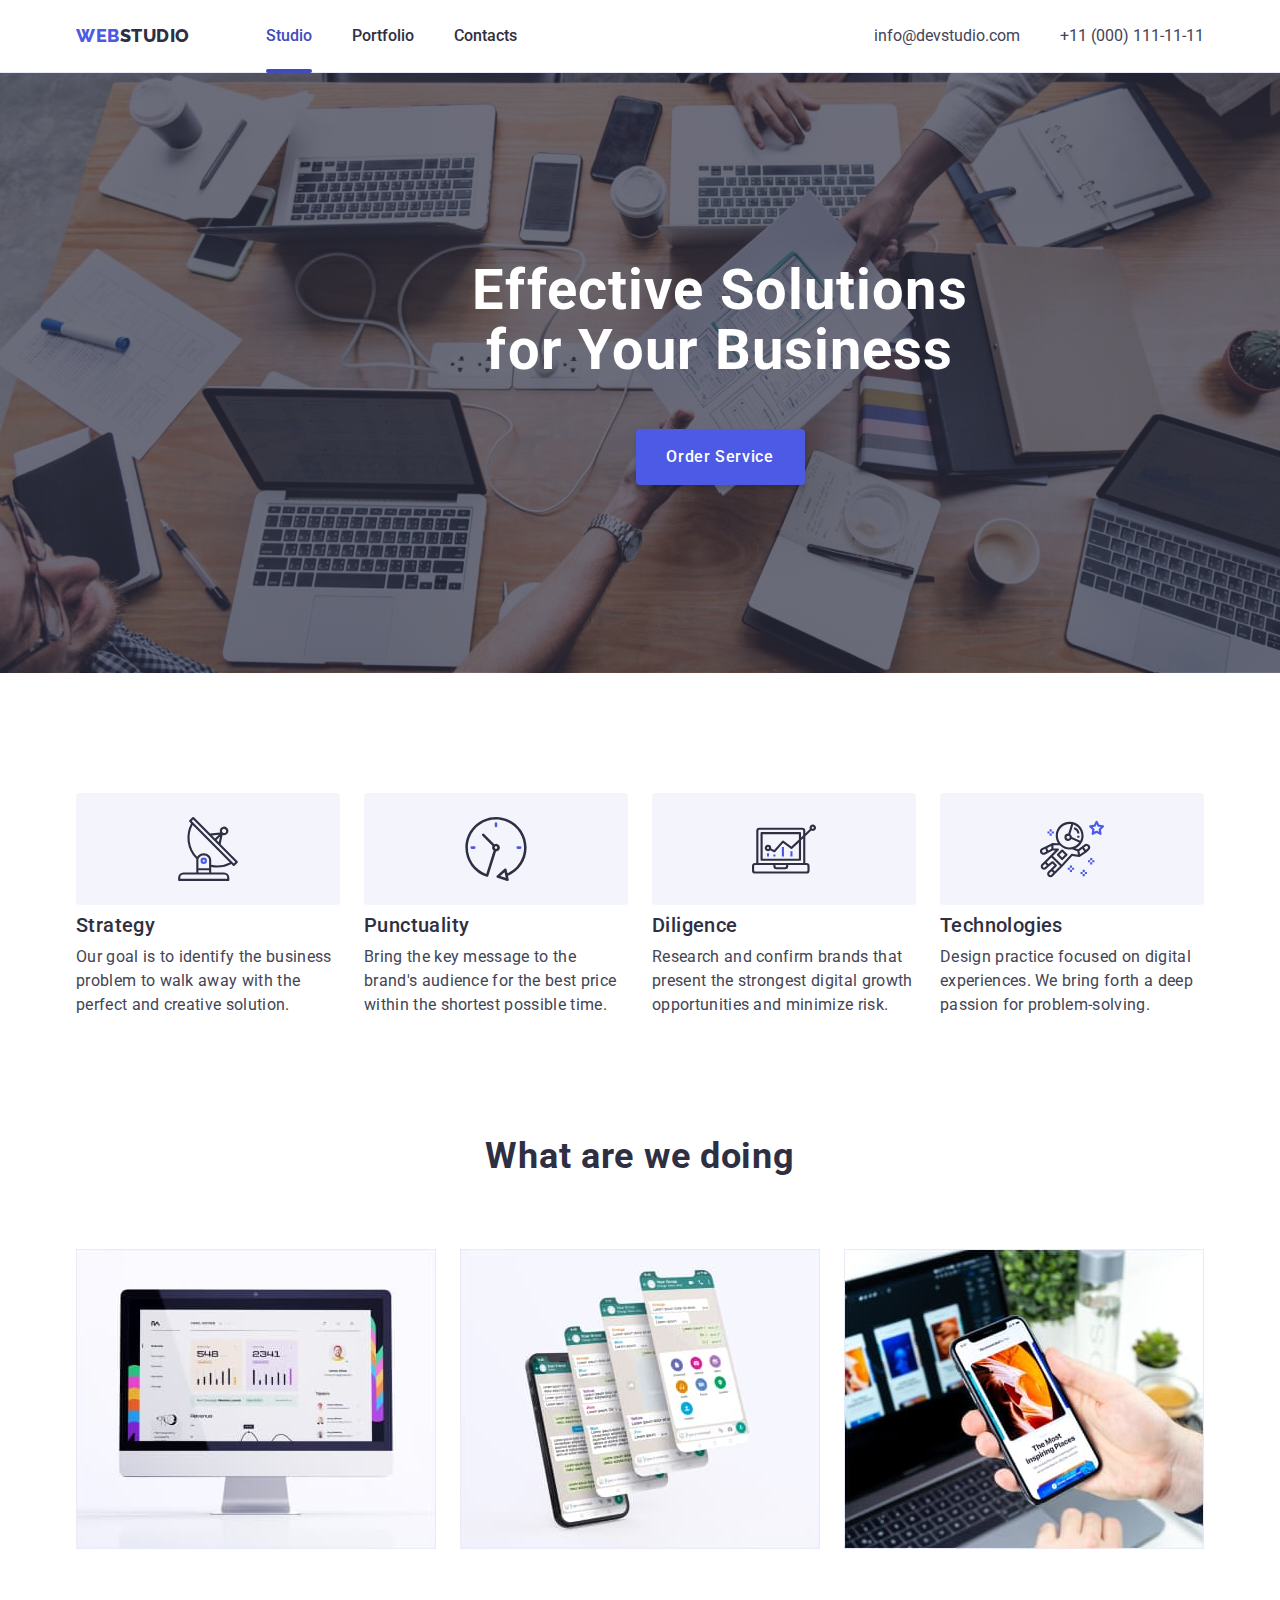
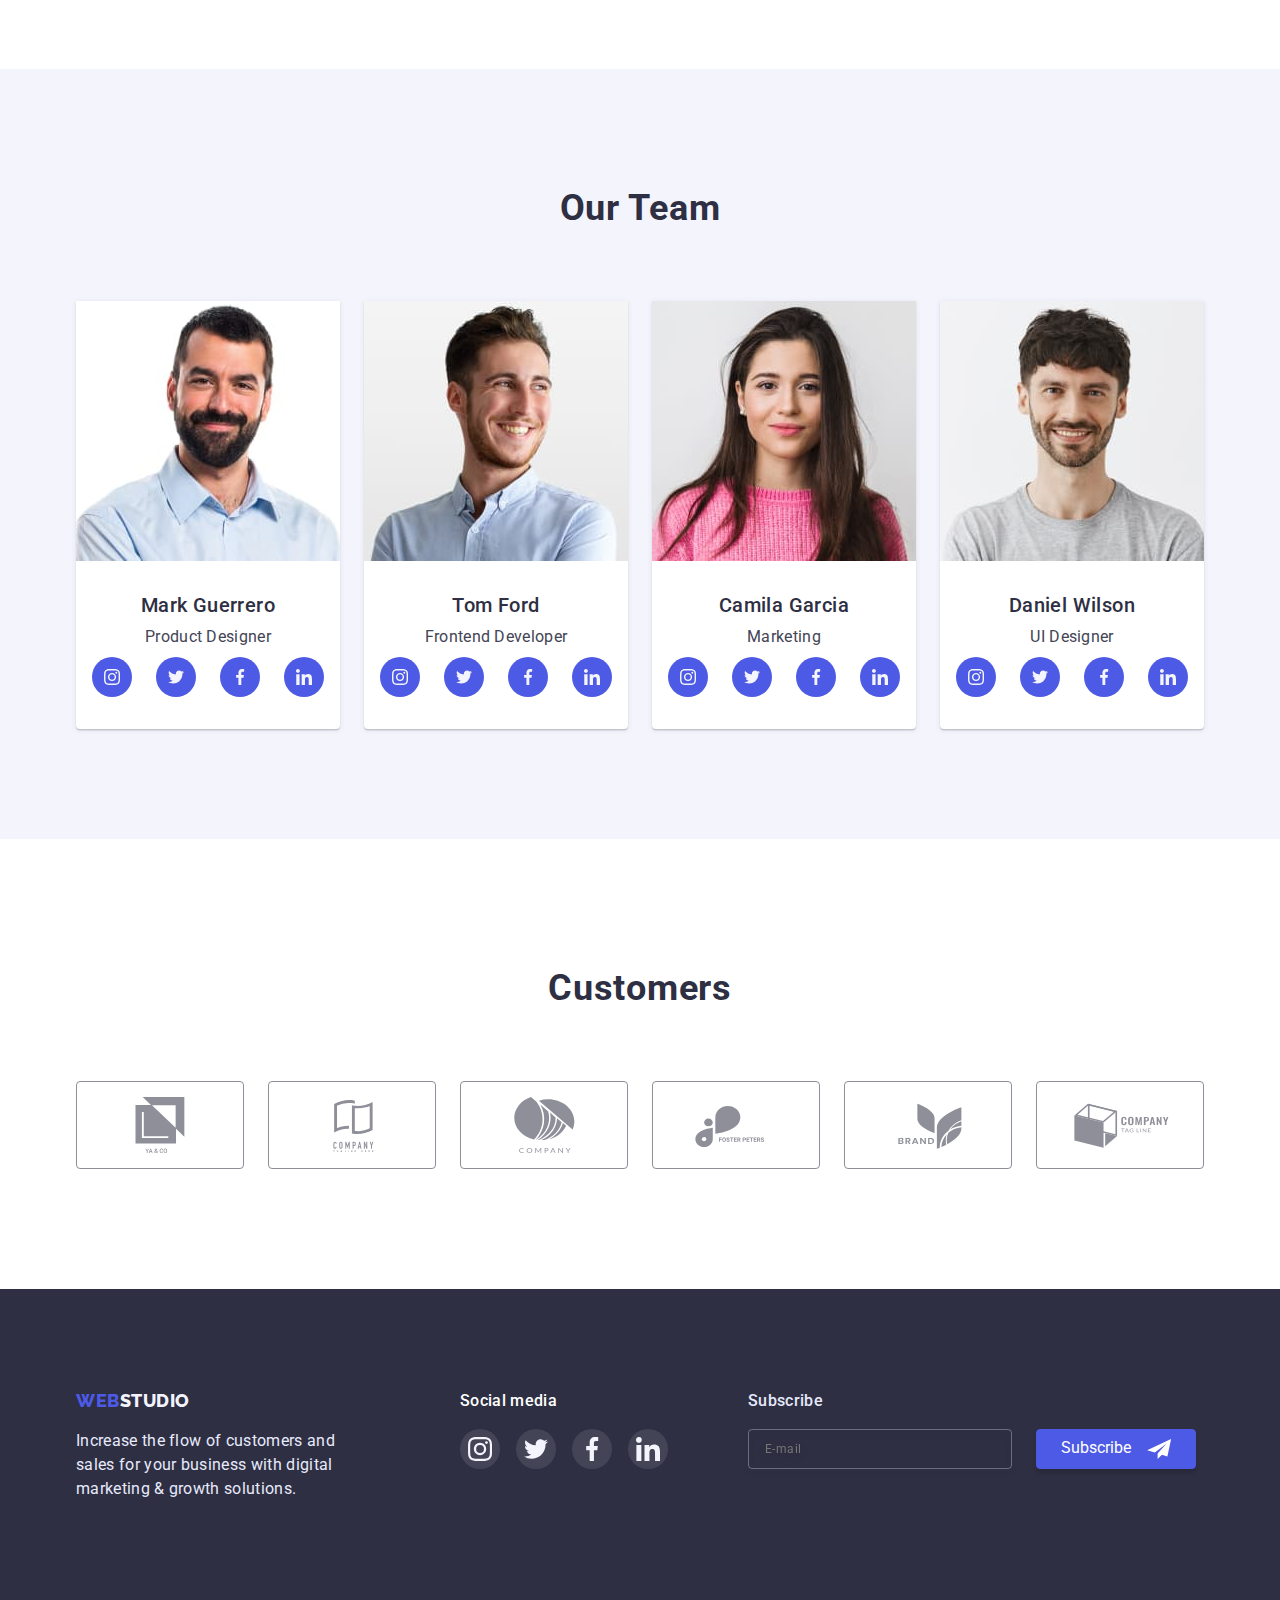
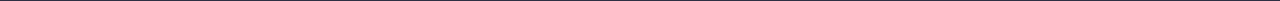
<file: index.html>
<!DOCTYPE html>
<html lang="en">
  <head>
    <meta charset="UTF-8" />
    <meta http-equiv="X-UA-Compatible" content="IE=edge" />
    <meta name="viewport" content="width=device-width, initial-scale=1.0" />
    <title>GoIT markup hw 06</title>
    <link rel="preconnect" href="https://fonts.googleapis.com" />
    <link rel="preconnect" href="https://fonts.gstatic.com" crossorigin />
    <link
      href="https://fonts.googleapis.com/css2?family=Raleway:wght@800&family=Roboto:wght@400;500;700;900&display=swap"
      rel="stylesheet"
    />
    <link
      rel="stylesheet"
      href="https://cdnjs.cloudflare.com/ajax/libs/modern-normalize/1.1.0/modern-normalize.min.css"
    />
    <link rel="stylesheet" href="./css/styles.css" />
  </head>

  <body>
    <header class="header">
      <div class="container header-wrap">
        <nav class="header-nav">
          <a href="./index.html" class="logo"
            >Web<span class="header-logo">Studio</span>
          </a>

          <ul class="header-list list">
            <li class="header-item">
              <a href="./index.html" class="header-link link-active transition"
                >Studio
              </a>
            </li>
            <li class="header-item">
              <a href="./portfolio.html" class="header-link">Portfolio </a>
            </li>
            <li class="header-item">
              <a href="#" class="header-link"> Contacts </a>
            </li>
          </ul>
        </nav>

        <address class="header-adress">
          <ul class="header-address-list list">
            <li class="header-address-item">
              <a
                href="mailto:info@devstudio.com"
                class="header-adress-link link-design transition"
                >info@devstudio.com
              </a>
            </li>
            <li class="header-address-item">
              <a
                href="tel:+110001111111"
                class="header-adress-link link-design transition"
              >
                +11 (000) 111-11-11
              </a>
            </li>
          </ul>
        </address>
      </div>
    </header>

    <main class="main">
      <section class="hero">
        <div class="container hero-wrap">
          <h1 class="hero-title">Effective Solutions for Your Business</h1>
          <button
            class="hero-button button transition"
            aria-label="Order service"
            data-modal-open
          >
            Order Service
          </button>
        </div>
      </section>

      <section class="benefits">
        <div class="container">
          <h2 class="visually-hidden">Benefits</h2>
          <ul class="benefits-list list benefits-wrap">
            <li class="benefits-item benefits-icon-antenna">
              <h3 class="second-titele">Strategy</h3>
              <p class="benefits-item-text text">
                Our goal is to identify the business problem to walk away with
                the perfect and creative solution.
              </p>
            </li>
            <li class="benefits-item benefits-icon-clock">
              <h3 class="second-titele">Punctuality</h3>
              <p class="benefits-item-text text">
                Bring the key message to the brand's audience for the best price
                within the shortest possible time.
              </p>
            </li>
            <li class="benefits-item benefits-icon-disgram">
              <h3 class="second-titele">Diligence</h3>
              <p class="benefits-item-text text">
                Research and confirm brands that present the strongest digital
                growth opportunities and minimize risk.
              </p>
            </li>
            <li class="benefits-item benefits-icon-astronaut">
              <h3 class="second-titele">Technologies</h3>
              <p class="benefits-item-text text">
                Design practice focused on digital experiences. We bring forth a
                deep passion for problem-solving.
              </p>
            </li>
          </ul>
        </div>
      </section>

      <section class="examples">
        <div class="container">
          <h2 class="main-title">What are we doing</h2>
          <ul class="examples-list list">
            <li class="examples-item">
              <img
                src="./images/what_are_we_doing_example_1.jpg"
                alt="What are we doing example 1"
                width="360"
                height="300"
              />
            </li>
            <li class="examples-item">
              <img
                src="./images/what_are_we_doing_example_2.jpg"
                alt="What are we doing example 2"
                width="360"
                height="300"
              />
            </li>
            <li class="examples-item">
              <img
                src="./images/what_are_we_doing_example_3.jpg"
                alt="What are we doing example 3"
                width="360"
                height="300"
              />
            </li>
          </ul>
        </div>
      </section>

      <section class="team">
        <div class="container">
          <h2 class="main-title">Our Team</h2>
          <ul class="team-list list">
            <li class="team-item">
              <img
                src="./images/our_team_1st_member.jpg"
                alt="Our team 1st member"
                width="264"
                height="260"
              />
              <div class="team-text">
                <h3 class="second-titele">Mark Guerrero</h3>
                <p class="team-item-text text">Product Designer</p>
                <ul class="team-soc-list list">
                  <li class="team-soc-item">
                    <a href="#" class="team-soc-link transition">
                      <svg class="team-soc-icon" width="16" height="16">
                        <use href="./images/logo.svg#icon-instagram"></use>
                      </svg>
                    </a>
                  </li>

                  <li class="team-soc-item">
                    <a href="#" class="team-soc-link transition">
                      <svg class="team-soc-icon" width="16" height="16">
                        <use href="./images/logo.svg#icon-twitter"></use>
                      </svg>
                    </a>
                  </li>

                  <li class="team-soc-item">
                    <a href="#" class="team-soc-link transition">
                      <svg class="team-soc-icon" width="16" height="16">
                        <use href="./images/logo.svg#icon-facebook"></use>
                      </svg>
                    </a>
                  </li>

                  <li class="team-soc-item">
                    <a href="#" class="team-soc-link transition">
                      <svg class="team-soc-icon" width="16" height="16">
                        <use href="./images/logo.svg#icon-linkedin"></use>
                      </svg>
                    </a>
                  </li>
                </ul>
              </div>
            </li>

            <li class="team-item">
              <img
                src="./images/our_team_2nd_member.jpg"
                alt="Our team 2nd member"
                width="264"
                height="260"
              />
              <div class="team-text">
                <h3 class="second-titele">Tom Ford</h3>
                <p class="team-item-text text">Frontend Developer</p>
                <ul class="team-soc-list list">
                  <li class="team-soc-item">
                    <a href="#" class="team-soc-link transition">
                      <svg class="team-soc-icon" width="16" height="16">
                        <use href="./images/logo.svg#icon-instagram"></use>
                      </svg>
                    </a>
                  </li>

                  <li class="team-soc-item">
                    <a href="#" class="team-soc-link transition">
                      <svg class="team-soc-icon" width="16" height="16">
                        <use href="./images/logo.svg#icon-twitter"></use>
                      </svg>
                    </a>
                  </li>

                  <li class="team-soc-item">
                    <a href="#" class="team-soc-link transition">
                      <svg class="team-soc-icon" width="16" height="16">
                        <use href="./images/logo.svg#icon-facebook"></use>
                      </svg>
                    </a>
                  </li>

                  <li class="team-soc-item">
                    <a href="#" class="team-soc-link transition">
                      <svg class="team-soc-icon" width="16" height="16">
                        <use href="./images/logo.svg#icon-linkedin"></use>
                      </svg>
                    </a>
                  </li>
                </ul>
              </div>
            </li>
            <li class="team-item">
              <img
                src="./images/our_team_3rd_member.jpg"
                alt="Our team 3rd member"
                width="264"
                height="260"
              />
              <div class="team-text">
                <h3 class="second-titele">Camila Garcia</h3>
                <p class="team-item-text text">Marketing</p>
                <ul class="team-soc-list list">
                  <li class="team-soc-item">
                    <a href="#" class="team-soc-link transition">
                      <svg class="team-soc-icon" width="16" height="16">
                        <use href="./images/logo.svg#icon-instagram"></use>
                      </svg>
                    </a>
                  </li>

                  <li class="team-soc-item">
                    <a href="#" class="team-soc-link transition">
                      <svg class="team-soc-icon" width="16" height="16">
                        <use href="./images/logo.svg#icon-twitter"></use>
                      </svg>
                    </a>
                  </li>

                  <li class="team-soc-item">
                    <a href="#" class="team-soc-link transition">
                      <svg class="team-soc-icon" width="16" height="16">
                        <use href="./images/logo.svg#icon-facebook"></use>
                      </svg>
                    </a>
                  </li>

                  <li class="team-soc-item">
                    <a href="#" class="team-soc-link transition">
                      <svg class="team-soc-icon" width="16" height="16">
                        <use href="./images/logo.svg#icon-linkedin"></use>
                      </svg>
                    </a>
                  </li>
                </ul>
              </div>
            </li>
            <li class="team-item">
              <img
                src="./images/our_team_4th_member.jpg"
                alt="Our team 4th member"
                width="264"
                height="260"
              />
              <div class="team-text">
                <h3 class="second-titele">Daniel Wilson</h3>
                <p class="team-item-text text">UI Designer</p>
                <ul class="team-soc-list list">
                  <li class="team-soc-item">
                    <a href="#" class="team-soc-link transition">
                      <svg class="team-soc-icon" width="16" height="16">
                        <use href="./images/logo.svg#icon-instagram"></use>
                      </svg>
                    </a>
                  </li>

                  <li class="team-soc-item">
                    <a href="#" class="team-soc-link transition">
                      <svg class="team-soc-icon" width="16" height="16">
                        <use href="./images/logo.svg#icon-twitter"></use>
                      </svg>
                    </a>
                  </li>

                  <li class="team-soc-item">
                    <a href="#" class="team-soc-link transition">
                      <svg class="team-soc-icon" width="16" height="16">
                        <use href="./images/logo.svg#icon-facebook"></use>
                      </svg>
                    </a>
                  </li>

                  <li class="team-soc-item">
                    <a href="#" class="team-soc-link transition">
                      <svg class="team-soc-icon" width="16" height="16">
                        <use href="./images/logo.svg#icon-linkedin"></use>
                      </svg>
                    </a>
                  </li>
                </ul>
              </div>
            </li>
          </ul>
        </div>
      </section>

      <section class="customers">
        <div class="container">
          <h2 class="main-title customers-title">Customers</h2>
          <ul class="customers-list list">
            <li class="customers-item">
              <a href="" class="customers-item-link transition">
                <svg
                  class="customers-item-icon transition"
                  width="104"
                  height="56"
                >
                  <use href="./images/logo.svg#icon_yaco"></use>
                </svg>
              </a>
            </li>
            <li class="customers-item">
              <a href="" class="customers-item-link transition">
                <svg
                  class="customers-item-icon transition"
                  width="104"
                  height="56"
                >
                  <use href="./images/logo.svg#icon_taglinehere"></use>
                </svg>
              </a>
            </li>
            <li class="customers-item">
              <a href="" class="customers-item-link transition">
                <svg
                  class="customers-item-icon transition"
                  width="104"
                  height="56"
                >
                  <use href="./images/logo.svg#icon_company"></use>
                </svg>
              </a>
            </li>
            <li class="customers-item">
              <a href="" class="customers-item-link transition">
                <svg
                  class="customers-item-icon transition"
                  width="104"
                  height="56"
                >
                  <use href="./images/logo.svg#icon_fosterpeters"></use>
                </svg>
              </a>
            </li>
            <li class="customers-item">
              <a href="" class="customers-item-link transition">
                <svg
                  class="customers-item-icon transition"
                  width="104"
                  height="56"
                >
                  <use href="./images/logo.svg#icon_brand"></use>
                </svg>
              </a>
            </li>
            <li class="customers-item">
              <a href="" class="customers-item-link transition">
                <svg
                  class="customers-item-icon transition"
                  width="104"
                  height="56"
                >
                  <use href="./images/logo.svg#icon_tagline"></use>
                </svg>
              </a>
            </li>
          </ul>
        </div>
      </section>
    </main>

    <footer class="footer">
      <div class="container footer-conteiner-text">
        <div>
          <a href="./index.html" class="logo"
            >Web<span class="footer-logo">Studio</span>
          </a>
          <p class="footer-text text">
            Increase the flow of customers and sales for your business with
            digital marketing & growth solutions.
          </p>
        </div>

        <div class="footer-link">
          <h2 class="footer-link-header">Social media</h2>
          <ul class="footer-link-list list">
            <li class="footer-link-item">
              <a href="#" class="footer-soc-link transition">
                <svg class="footer-soc-icon" width="24" height="24">
                  <use href="./images/logo.svg#icon-instagram"></use>
                </svg>
              </a>
            </li>
            <li class="footer-link-item">
              <a href="#" class="footer-soc-link transition">
                <svg class="footer-soc-icon" width="24" height="24">
                  <use href="./images/logo.svg#icon-twitter"></use>
                </svg>
              </a>
            </li>
            <li class="footer-link-item">
              <a href="#" class="footer-soc-link transition">
                <svg class="footer-soc-icon" width="24" height="24">
                  <use href="./images/logo.svg#icon-facebook"></use>
                </svg>
              </a>
            </li>
            <li class="footer-link-item">
              <a href="#" class="footer-soc-link transition">
                <svg class="footer-soc-icon" width="24" height="24">
                  <use href="./images/logo.svg#icon-linkedin"></use>
                </svg>
              </a>
            </li>
          </ul>
        </div>

        <form class="footer-form">
          <label for="subscribe-email" class="footer-subscribe-label"
            >Subscribe</label
          >
          <div class="footer-subscribe-thumb">
            <input
              type="email"
              name="email"
              id="subscribe-email"
              placeholder="E-mail"
              class="footer-subscribe-email"
            />
            <button type="submit" class="footer-button-submit transition">
              <span class="button-text">Subscribe</span>
              <svg class="submit-icon" width="24" height="20">
                <use href="./images/logo.svg#icon-send"></use>
              </svg>
            </button>
          </div>
        </form>
      </div>
    </footer>

    <div class="backdrop is-hidden" data-modal>
      <div class="modal">
        <button class="modal-close transition" data-modal-close>
          <svg class="modal-close-icon" width="8" height="8">
            <use href="./images/logo.svg#icon-close"></use>
          </svg>
        </button>

        <h2 class="modal-title">
          Leave your contacts and we will call you back
        </h2>

        <form class="modal-form">
          <label for="modal-name" class="modal-form-label">Name</label>
          <div class="modal-input-thumb">
            <input
              type="text"
              class="modal-input transition"
              id="modal-name"
              name="username"
              autofocus
            />
            <svg class="modal-icon" width="12" height="12">
              <use href="./images/logo.svg#icon-person"></use>
            </svg>
          </div>

          <label for="modal-phone" class="modal-form-label">Phone</label>
          <div class="modal-input-thumb">
            <input
              type="tel"
              class="modal-input transition"
              id="modal-phone"
              name="telephone"
            />
            <svg class="modal-icon" width="13" height="13">
              <use href="./images/logo.svg#icon-phone"></use>
            </svg>
          </div>

          <label for="modal-email" class="modal-form-label">Email</label>
          <div class="modal-input-thumb">
            <input
              type="email"
              class="modal-input transition"
              id="modal-email"
              name="email"
            />
            <svg class="modal-icon" width="15" height="12">
              <use href="./images/logo.svg#icon-email"></use>
            </svg>
          </div>

          <label for="modal-textarea" class="modal-form-label">Comment</label>
          <textarea
            class="modal-textarea transition"
            id="modal-textarea"
            name="text-input"
            placeholder="Text input"
          ></textarea>

          <div class="modal-checkbox-thumb">
            <input
              type="checkbox"
              name="privacy"
              id="modal-privacy-policy"
              value="true"
              class="input-check visually-hidden"
            />
            <label for="modal-privacy-policy" class="modal-privacy-lable">
              <span>
                <svg class="modal-icon-check" width="10" height="8">
                  <use href="./images/logo.svg#icon-check"></use>
                </svg>
              </span>
              I accept the terms and conditions of the
              <a href="#" class="modal-policy-link transition"
                >Privacy Policy</a
              >
            </label>
          </div>

          <button type="submit" class="modal-form-send button transition">
            Send
          </button>
        </form>
      </div>
    </div>

    <script src="./js/modal.js"></script>
  </body>
</html>
</file>
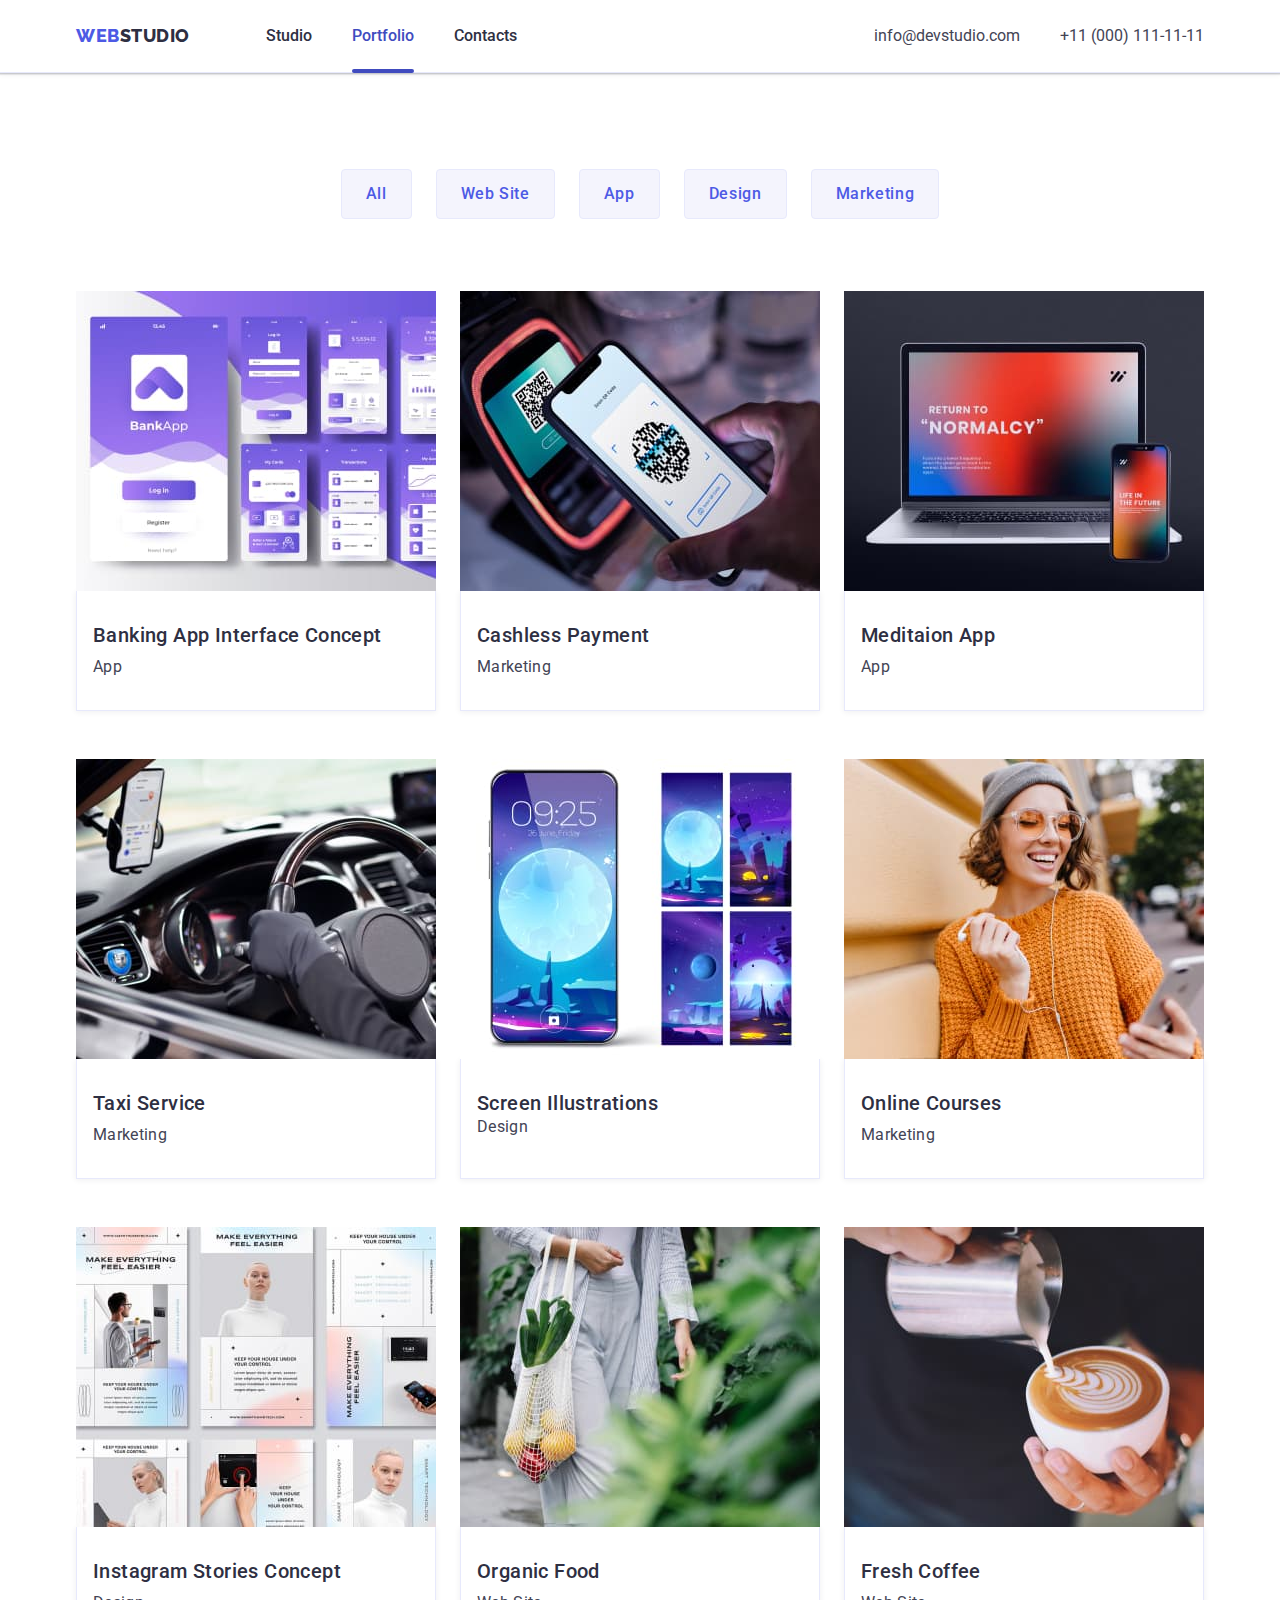
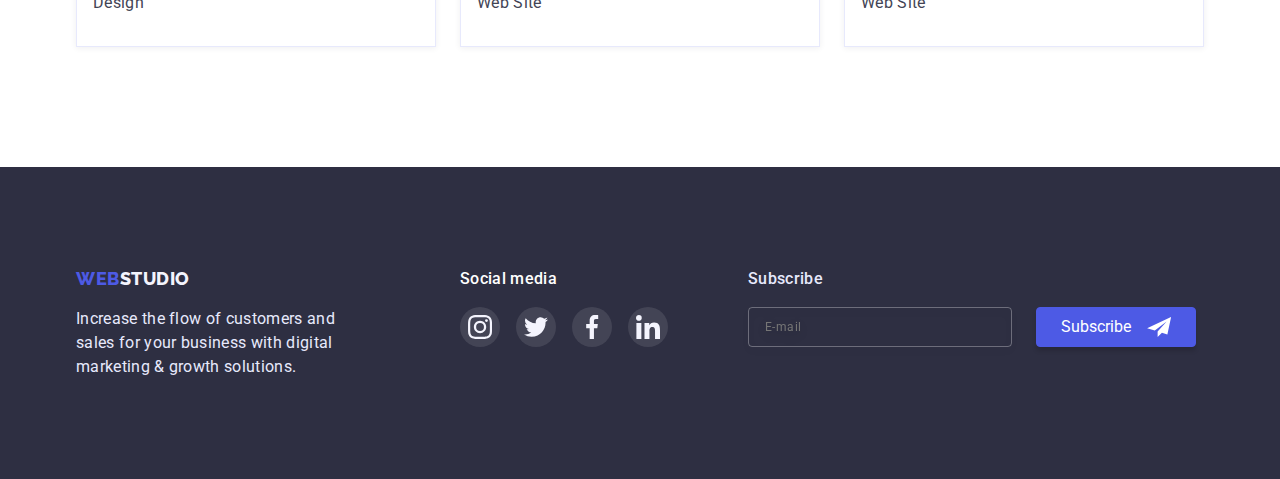
<file: portfolio.html>
<!DOCTYPE html>
<html lang="en">
  <head>
    <meta charset="UTF-8" />
    <meta http-equiv="X-UA-Compatible" content="IE=edge" />
    <meta name="viewport" content="width=device-width, initial-scale=1.0" />
    <title>WebStudio Portfolio</title>
    <link rel="preconnect" href="https://fonts.googleapis.com" />
    <link rel="preconnect" href="https://fonts.gstatic.com" crossorigin />
    <link
      href="https://fonts.googleapis.com/css2?family=Raleway:wght@800&family=Roboto:wght@400;500;700;900&display=swap"
      rel="stylesheet"
    />
    <link
      rel="stylesheet"
      href="https://cdnjs.cloudflare.com/ajax/libs/modern-normalize/1.1.0/modern-normalize.min.css"
    />
    <link rel="stylesheet" href="./css/styles.css" />
  </head>

  <body>
    <header class="header">
      <div class="container header-wrap">
        <nav class="header-nav">
          <a href="./index.html" class="logo"
            >Web<span class="header-logo">Studio</span>
          </a>

          <ul class="header-list list">
            <li class="header-item">
              <a href="./index.html" class="header-link transition"> Studio </a>
            </li>
            <li class="header-item">
              <a
                href="./portfolio.html"
                class="header-link transition link-active"
                >Portfolio
              </a>
            </li>
            <li class="header-item">
              <a href="#" class="header-link transition"> Contacts </a>
            </li>
          </ul>
        </nav>

        <address class="header-adress">
          <ul class="header-address-list list">
            <li class="header-address-item">
              <a
                href="mailto:info@devstudio.com"
                class="header-adress-link link-design transition"
                >info@devstudio.com
              </a>
            </li>
            <li class="header-address-item">
              <a
                href="tel:+110001111111"
                class="header-adress-link link-design transition"
              >
                +11 (000) 111-11-11
              </a>
            </li>
          </ul>
        </address>
      </div>
    </header>

    <main>
      <section class="portfolio">
        <div class="container">
          <h1 class="visually-hidden">Portfolio</h1>
          <ul class="portfolio-button-list list">
            <li class="portfolio-button-item">
              <button type="button" class="portfolio-button button transition">
                All
              </button>
            </li>
            <li>
              <button type="button" class="portfolio-button button transition">
                Web Site
              </button>
            </li>
            <li>
              <button type="button" class="portfolio-button button transition">
                App
              </button>
            </li>
            <li>
              <button type="button" class="portfolio-button button transition">
                Design
              </button>
            </li>
            <li>
              <button type="button" class="portfolio-button button transition">
                Marketing
              </button>
            </li>
          </ul>

          <ul class="portfolio-example-list list">
            <li class="portfolio-example-item transition">
              <a href="#" class="portfolio-example-link">
                <div class="portfolio-overlay-thumb">
                  <img
                    src="./images/portfolio/example_1.jpg"
                    alt="Example app"
                    width="360"
                    height="300"
                  />
                  <p class="portfolio-overlay transition">
                    Lorem ipsum dolor sit amet consectetur adipisicing elit.
                    Maiores vitae assumenda non consequuntur nam consequatur.
                  </p>
                </div>
                <div class="portfolio-example-wrap">
                  <h2 class="second-titele">Banking App Interface Concept</h2>
                  <div><p class="portfolio-example-text text">App</p></div>
                </div>
              </a>
            </li>

            <li class="portfolio-example-item transition">
              <a href="#" class="portfolio-example-link">
                <div class="portfolio-overlay-thumb">
                  <img
                    src="./images/portfolio/example_2.jpg"
                    alt="Example marketing"
                    width="360"
                    height="300"
                  />
                  <p class="portfolio-overlay transition">
                    Lorem ipsum dolor sit amet consectetur adipisicing elit.
                    Maiores vitae assumenda non consequuntur nam consequatur.
                  </p>
                </div>
                <div class="portfolio-example-wrap">
                  <h3 class="second-titele">Cashless Payment</h3>
                  <p class="portfolio-example-text text">Marketing</p>
                </div>
              </a>
            </li>

            <li class="portfolio-example-item transition">
              <a href="#" class="portfolio-example-link">
                <div class="portfolio-overlay-thumb">
                  <img
                    src="./images/portfolio/example_3.jpg"
                    alt="Example app"
                    width="360"
                    height="300"
                  />
                  <p class="portfolio-overlay transition">
                    Lorem ipsum dolor sit amet consectetur adipisicing elit.
                    Maiores vitae assumenda non consequuntur nam consequatur.
                  </p>
                </div>
                <div class="portfolio-example-wrap">
                  <h3 class="second-titele">Meditaion App</h3>
                  <p class="portfolio-example-text text">App</p>
                </div>
              </a>
            </li>

            <li class="portfolio-example-item transition">
              <a href="#" class="portfolio-example-link">
                <div class="portfolio-overlay-thumb">
                  <img
                    src="./images/portfolio/example_4.jpg"
                    alt="Example marketing"
                    width="360"
                    height="300"
                  />
                  <p class="portfolio-overlay transition">
                    Lorem ipsum dolor sit amet consectetur adipisicing elit.
                    Maiores vitae assumenda non consequuntur nam consequatur.
                  </p>
                </div>
                <div class="portfolio-example-wrap">
                  <h3 class="second-titele">Taxi Service</h3>
                  <p class="portfolio-example-text text">Marketing</p>
                </div>
              </a>
            </li>

            <li class="portfolio-example-item transition">
              <a href="#" class="portfolio-example-link">
                <div class="portfolio-overlay-thumb">
                  <img
                    src="./images/portfolio/example_5.jpg"
                    alt="Example design"
                    width="360"
                    height="300"
                  />
                  <p class="portfolio-overlay transition">
                    Lorem ipsum dolor sit amet consectetur adipisicing elit.
                    Maiores vitae assumenda non consequuntur nam consequatur.
                  </p>
                </div>
                <div class="portfolio-example-wrap">
                  <h3 class="second-titele">Screen Illustrations</h3>
                  <p class="text">Design</p>
                </div>
              </a>
            </li>

            <li class="portfolio-example-item transition">
              <a href="#" class="portfolio-example-link">
                <div class="portfolio-overlay-thumb">
                  <img
                    src="./images/portfolio/example_6.jpg"
                    alt="Example marketing"
                    width="360"
                    height="300"
                  />
                  <p class="portfolio-overlay transition">
                    Lorem ipsum dolor sit amet consectetur adipisicing elit.
                    Maiores vitae assumenda non consequuntur nam consequatur.
                  </p>
                </div>
                <div class="portfolio-example-wrap">
                  <h3 class="second-titele">Online Courses</h3>
                  <p class="portfolio-example-text text">Marketing</p>
                </div>
              </a>
            </li>

            <li class="portfolio-example-item transition">
              <a href="#" class="portfolio-example-link">
                <div class="portfolio-overlay-thumb">
                  <img
                    src="./images/portfolio/example_7.jpg"
                    alt="Example design"
                    width="360"
                    height="300"
                  />
                  <p class="portfolio-overlay transition">
                    Lorem ipsum dolor sit amet consectetur adipisicing elit.
                    Maiores vitae assumenda non consequuntur nam consequatur.
                  </p>
                </div>
                <div class="portfolio-example-wrap">
                  <h3 class="second-titele">Instagram Stories Concept</h3>
                  <p class="portfolio-example-text text">Design</p>
                </div>
              </a>
            </li>

            <li class="portfolio-example-item transition">
              <a href="#" class="portfolio-example-link">
                <div class="portfolio-overlay-thumb">
                  <img
                    src="./images/portfolio/example_8.jpg"
                    alt="Example web site"
                    width="360"
                    height="300"
                  />
                  <p class="portfolio-overlay transition">
                    Lorem ipsum dolor sit amet consectetur adipisicing elit.
                    Maiores vitae assumenda non consequuntur nam consequatur.
                  </p>
                </div>
                <div class="portfolio-example-wrap">
                  <h3 class="second-titele">Organic Food</h3>
                  <p class="portfolio-example-text text">Web Site</p>
                </div>
              </a>
            </li>

            <li class="portfolio-example-item transition">
              <a href="#" class="portfolio-example-link">
                <div class="portfolio-overlay-thumb">
                  <img
                    src="./images/portfolio/example_9.jpg"
                    alt="Example web site"
                    width="360"
                    height="300"
                  />
                  <p class="portfolio-overlay transition">
                    Lorem ipsum dolor sit amet consectetur adipisicing elit.
                    Maiores vitae assumenda non consequuntur nam consequatur.
                  </p>
                </div>
                <div class="portfolio-example-wrap">
                  <h3 class="second-titele">Fresh Coffee</h3>
                  <p class="portfolio-example-text text">Web Site</p>
                </div>
              </a>
            </li>
          </ul>
        </div>
      </section>
    </main>

    <footer class="footer">
      <div class="container footer-conteiner-text">
        <div>
          <a href="./index.html" class="logo"
            >Web<span class="footer-logo">Studio</span>
          </a>
          <p class="footer-text text">
            Increase the flow of customers and sales for your business with
            digital marketing & growth solutions.
          </p>
        </div>

        <div class="footer-link">
          <h2 class="footer-link-header">Social media</h2>
          <ul class="footer-link-list list">
            <li class="footer-link-item">
              <a href="#" class="footer-soc-link transition">
                <svg class="footer-soc-icon" width="24" height="24">
                  <use href="./images/logo.svg#icon-instagram"></use>
                </svg>
              </a>
            </li>
            <li class="footer-link-item">
              <a href="#" class="footer-soc-link transition">
                <svg class="footer-soc-icon" width="24" height="24">
                  <use href="./images/logo.svg#icon-twitter"></use>
                </svg>
              </a>
            </li>
            <li class="footer-link-item">
              <a href="#" class="footer-soc-link transition">
                <svg class="footer-soc-icon" width="24" height="24">
                  <use href="./images/logo.svg#icon-facebook"></use>
                </svg>
              </a>
            </li>
            <li class="footer-link-item">
              <a href="#" class="footer-soc-link transition">
                <svg class="footer-soc-icon" width="24" height="24">
                  <use href="./images/logo.svg#icon-linkedin"></use>
                </svg>
              </a>
            </li>
          </ul>
        </div>

        <form class="footer-form">
          <label for="subscribe-email" class="footer-subscribe-label"
            >Subscribe</label
          >
          <div class="footer-subscribe-thumb">
            <input
              type="email"
              name="email"
              id="subscribe-email"
              placeholder="E-mail"
              class="footer-subscribe-email"
            />
            <button type="submit" class="footer-button-submit transition">
              <span class="button-text">Subscribe</span>
              <svg class="submit-icon" width="24" height="20">
                <use href="./images/logo.svg#icon-send"></use>
              </svg>
            </button>
          </div>
        </form>
      </div>
    </footer>
  </body>
</html>
</file>
<file: css/styles.css>
:root {
  --primary-brand-color: #4d5ae5;
  --present-state-color: #404bbf;
  --dark-color: #2e2f42;
  --success-color: #31d0aa;
  --text-color: #434455;
  --subtle-text-color: #8e8f99;
  --accent-color: #e7e9fc;
  --light-color: #f4f4fd;
  --modal-overlay-color: rgba(46, 47, 66, 0.4);
  --hero-background-color: rgba(46, 47, 66, 0.7);
  --portfolio-main-color: #e5e5e5;
  --white-color: #ffffff;
  --font-logo: Raleway, sans-serif;
}

/* -------------RESET STYLES-----------  */
a {
  text-decoration: none;
  color: inherit;
}

p,
h1,
h2,
h3,
h4,
h5,
h6 {
  margin: 0;
}

button {
  cursor: pointer;
}

ul,
ol {
  margin: 0;
  padding-left: 0;
}

img {
  display: block;
  max-width: 100%;
  height: auto;
}

.list {
  list-style: none;
}

/* ---------UNIVERSAL CLASSES-------- */

.main-title {
  font-weight: 700;
  font-size: 36px;
  line-height: 1.11;
  letter-spacing: 0.02em;
  color: var(--dark-color);
}

.second-titele {
  font-weight: 500;
  font-size: 20px;
  line-height: 1.2;
  letter-spacing: 0.02em;
  color: var(--dark-color);
}

.text {
  font-size: 16px;
  line-height: 1.5;
  letter-spacing: 0.02em;
}

.logo {
  font-family: var(--font-logo);
  font-weight: 800;
  font-size: 18px;
  line-height: 1.33;
  letter-spacing: 0.03em;
  text-transform: uppercase;
  color: var(--primary-brand-color);
}

.button {
  font-weight: 500;
  font-size: 16px;
  line-height: 1.5;
  letter-spacing: 0.04em;
}

.container {
  max-width: 1158px;
  margin: 0 auto;
  padding-left: 15px;
  padding-right: 15px;
}

.transition {
  transition-duration: 250ms;
  transition-timing-function: cubic-bezier(0.4, 0, 0.2, 1);
}

/* -------------HIDING THE TITLE--------------------------- */
.visually-hidden {
  position: absolute;
  white-space: nowrap;
  width: 1px;
  height: 1px;
  overflow: hidden;
  border: 0;
  padding: 0;
  clip: rect(0 0 0 0);
  clip-path: inset(50%);
  margin: -1px;
}

/* --------------BODY---------------- */
body {
  font-family: Roboto, sans-serif;
  color: var(--text-color);
  background-color: var(--white-color);
}

/* -----------HEADER---------------- */
.header {
  border-bottom: 1px solid #e7e9fc;
  box-shadow: 0px 2px 1px rgba(46, 47, 66, 0.08),
    0px 1px 1px rgba(46, 47, 66, 0.16), 0px 1px 6px rgba(46, 47, 66, 0.08);
}

.header-wrap {
  display: flex;
  align-items: center;
  padding-top: 24px;
  padding-bottom: 24px;
}

.header-nav {
  display: flex;
}

.header-logo {
  color: var(--dark-color);
}

.header-list {
  display: flex;
  align-items: center;
  gap: 40px;
  margin-left: 76px;
}

.header-link {
  font-weight: 500;
  color: var(--dark-color);
  min-width: 153px;
  transition-property: color;
  position: relative;
}

.header-link:focus,
.header-link:hover,
.header-adress-link:focus,
.header-adress-link:hover {
  color: var(--present-state-color);
}

.link-active {
  color: var(--present-state-color);
}

.header-link.link-active::after {
  content: "";
  position: absolute;
  width: 100%;
  height: 4px;
  border-radius: 2px;
  background-color: var(--present-state-color);
  left: 0;
  bottom: -28px;
  color: var(--present-state-color);
}

.header-adress {
  margin-left: auto;
}
.header-address-list {
  display: flex;
  gap: 40px;
}
.header-address-item {
}

.header-adress-link {
  font-style: normal;
  color: inherit;
  transition-property: color;
}

/* -----------HERO---------------- */

.hero {
  padding-top: 188px;
  padding-bottom: 188px;
  width: 1440px;
  background-image: linear-gradient(
      rgba(46, 47, 66, 0.7),
      rgba(46, 47, 66, 0.7)
    ),
    url(../images/people_office_bg.jpg);
  background-repeat: no-repeat;
  background-size: cover;
  background-position: center;
  margin: 0 auto;
}

.hero-wrap {
  display: flex;
  flex-direction: column;
  justify-content: center;
  align-items: center;
}

.hero-title {
  font-weight: 700;
  font-size: 56px;
  line-height: 1.07;
  letter-spacing: 0.02em;
  color: var(--white-color);
  margin-bottom: 48px;
  text-align: center;
  max-width: 496px;
}

.hero-button {
  color: var(--white-color);
  background: var(--primary-brand-color);
  font-family: Roboto, sans-serif;
  box-shadow: 0px 4px 4px rgba(0, 0, 0, 0.15);
  border-radius: 4px;
  width: 169px;
  height: 56px;
  border: none;
  transition-property: background-color;
}

.hero-button:hover,
.hero-button:focus {
  background-color: var(--present-state-color);
}

/* -----------BENEFITS---------------- */
.benefits {
  padding-top: 120px;
  padding-bottom: 120px;
}

.benefits-wrap {
  display: flex;
  gap: 24px;
}

.benefits-item {
  flex-basis: calc((100% - 72px) / 4);
}

.benefits-item::before {
  content: "";
  display: block;
  height: 112px;
  background-color: var(--light-color);
  border-radius: 4px;
  background-position: center;
  background-repeat: no-repeat;
  margin-bottom: 8px;
  padding-top: 24px;
  padding-bottom: 24px;
}

.benefits-icon-antenna::before {
  background-image: url(../images/antenna.svg);
}

.benefits-icon-clock::before {
  background-image: url(../images/clock.svg);
}

.benefits-icon-disgram::before {
  background-image: url(../images/diagram.svg);
}

.benefits-icon-astronaut::before {
  background-image: url(../images/astronaut.svg);
}

.benefits-item-text {
  margin-top: 8px;
}

/* -----------EXAMPLES------------ */
.examples {
  padding-bottom: 120px;
}

.examples .main-title {
  text-align: center;
}

.examples-list {
  margin-top: 72px;
  display: flex;
  gap: 24px;
}

.examples-item {
  flex-basis: calc((100% - 48px) / 3);
}

/* -----------TEAM---------------- */

.team {
  background-color: var(--light-color);
  padding-top: 120px;
  padding-bottom: 110px;
}

.team .main-title {
  text-align: center;
  margin-bottom: 72px;
}
.team-list {
  display: flex;
  gap: 24px;
}

.team-item {
  background: var(--white-color);
  flex-basis: calc((100% - 72px) / 4);
  box-shadow: 0px 1px 6px rgba(46, 47, 66, 0.08),
    0px 1px 1px rgba(46, 47, 66, 0.16), 0px 2px 1px rgba(46, 47, 66, 0.08);
  border-radius: 0px 0px 4px 4px;
}

.team-item-text {
  margin-top: 8px;
  margin-bottom: 8px;
}

.team-soc-list {
  display: flex;
  gap: 24px;
  justify-content: center;
}

.team-soc-item {
  width: 40px;
  height: 40px;
}

.team-soc-link {
  width: 100%;
  height: 100%;
  border-radius: 50%;
  background-color: var(--primary-brand-color);
  display: flex;
  justify-content: center;
  align-items: center;
  transition-property: background-color;
}

.team-soc-link:hover,
.team-soc-link:focus {
  background-color: var(--present-state-color);
}

.team-soc-icon {
  fill: var(--light-color);
}

.team-text {
  /* height: 120px; */
  text-align: center;
  padding: 32px 0;
}

/* ----------CUSTOMERS-------------- */
.customers {
  padding-top: 130px;
  padding-bottom: 120px;
}

.customers-title {
  text-align: center;
  margin-bottom: 72px;
}

.customers-list {
  display: flex;
  gap: 24px;
  justify-content: center;
}
.customers-item {
  width: 168px;
  height: 88px;
}
.customers-item-link {
  width: 100%;
  height: 100%;
  border: 1px solid var(--subtle-text-color);
  border-radius: 4px;
  display: flex;
  justify-content: center;
  align-items: center;
  transition-property: border-color;
}

.customers-item-link:hover,
.customers-item-link:focus {
  border-color: var(--present-state-color);
  outline: none;
}

.customers-item-icon {
  fill: var(--subtle-text-color);
  transition-property: fill;
}

.customers-item-link:hover .customers-item-icon,
.customers-item-link:focus .customers-item-icon {
  fill: var(--present-state-color);
  /* outline: none; */
}

/* -----------FOOTER---------------- */
.footer {
  background-color: var(--dark-color);
  padding-top: 100px;
  padding-bottom: 100px;
}

.footer-conteiner-text {
  display: flex;

  align-items: flex-start;
}

.footer-logo {
  color: var(--light-color);
}

.footer-text {
  margin-top: 16px;
  max-width: 264px;
  color: var(--accent-color);
}

.footer-link {
  margin-left: 120px;
}

.footer-link-header {
  margin-bottom: 16px;
  color: var(--white-color);
  font-weight: 500;
  font-size: 16px;
  line-height: 1.5;
  letter-spacing: 0.02em;
}

.footer-link-list {
  display: flex;
  gap: 16px;
}

.footer-link-item {
  width: 40px;
  height: 40px;
}

.footer-soc-link {
  width: 100%;
  height: 100%;
  border-radius: 50%;
  background-color: rgba(255, 255, 255, 0.1);
  display: flex;
  justify-content: center;
  align-items: center;
  transition-property: background-color;
}

.footer-soc-link:hover,
.footer-soc-link:focus {
  background-color: var(--success-color);
  outline: none;
}

.footer-soc-icon {
  fill: var(--light-color);
}

.footer-form {
  display: flex;
  flex-direction: column;
  margin-left: 80px;
  margin-right: 0;
}

.footer-subscribe-label {
  font-weight: 500;
  font-size: 16px;
  line-height: 1.5;
  letter-spacing: 0.02em;
  color: var(--accent-color);
  margin-bottom: 16px;
}

.footer-subscribe-thumb {
  display: flex;
  flex-direction: row;
  gap: 24px;
}

.footer-subscribe-email {
  width: 264px;
  height: 40px;
  border: 1px solid rgba(255, 255, 255, 0.3);
  filter: drop-shadow(0px 4px 4px rgba(0, 0, 0, 0.15));
  border-radius: 4px;
  background-color: inherit;
  font-size: 12px;
  line-height: 2;
  display: flex;
  align-items: center;
  letter-spacing: 0.04em;
  color: rgba(255, 255, 255, 0.6);
  padding-left: 16px;
}
.footer-button-submit {
  display: flex;
  gap: 16px;
  justify-content: center;
  align-items: center;
  height: 40px;
  padding-right: 24px;
  padding-left: 24px;
  background-color: var(--primary-brand-color);
  border: 1px solid var(--primary-brand-color);
  box-shadow: 0px 4px 4px rgba(0, 0, 0, 0.15);
  border-radius: 4px;
  color: var(--white-color);
  fill: var(--white-color);
  transition-property: background-color, border-color;
}

.footer-button-submit:hover,
.footer-button-submit:focus {
  background-color: var(--present-state-color);
  border-color: var(--present-state-color);
}

/* -----------PORTFOLIO-PAGE---------------- */
.portfolio {
  padding-top: 96px;
  padding-bottom: 120px;
}
.portfolio-button-list {
  display: flex;
  gap: 24px;
  justify-content: center;
}

.portfolio-button {
  color: var(--primary-brand-color);
  background: var(--light-color);
  border: 1px solid var(--accent-color);
  border-radius: 4px;
  padding: 12px 24px;
  transition-property: color, background-color, border-color, box-shadow;
}

.portfolio-button:hover,
.portfolio-button:focus {
  color: var(--white-color);
  background-color: var(--present-state-color);
  border-color: var(--present-state-color);
  box-shadow: 0px 3px 1px rgba(0, 0, 0, 0.1), 0px 2px 1px rgba(0, 0, 0, 0.08),
    0px 2px 2px rgba(0, 0, 0, 0.12);
}

.portfolio-example-list {
  display: flex;
  flex-direction: row;
  flex-wrap: wrap;
  row-gap: 48px;
  column-gap: 24px;
  margin-top: 72px;
}

.portfolio-example-item {
  flex-basis: calc((100% - 48px) / 3);
  cursor: pointer;
  transition-property: box-shadow;
}

.portfolio-example-link {
  display: block;
}

.portfolio-example-link:hover,
.portfolio-example-link:focus {
  box-shadow: 0px 1px 6px rgba(46, 47, 66, 0.08),
    0px 1px 1px rgba(46, 47, 66, 0.16), 0px 2px 1px rgba(46, 47, 66, 0.08);
}

.portfolio-example-link:hover .portfolio-overlay,
.portfolio-example-link:focus .portfolio-overlay {
  transform: translateY(0);
}

.portfolio-overlay-thumb {
  position: relative;
  overflow: hidden;
}

.portfolio-overlay {
  position: absolute;
  top: 0;
  line-height: 24px;
  letter-spacing: 0.02em;
  color: #f4f4fd;
  padding-top: 40px;
  padding-left: 32px;
  padding-right: 32px;
  padding-bottom: 40px;
  height: 100%;
  background-color: var(--primary-brand-color);
  transform: translateY(100%);
  transition-property: transform;
  overflow: auto;
}

.portfolio-example-wrap {
  height: 120px;
  padding: 32px 16px;
  border: 1px solid var(--accent-color);
  border-top: none;
  box-shadow: 0px 1px 6px rgba(46, 47, 66, 0.08);
}

.portfolio-example-text {
  margin-top: 8px;
}

/*-------------------MODAL--------------- */

.backdrop {
  position: fixed;
  top: 0;
  width: 100%;
  height: 100%;
  background-color: rgba(46, 47, 66, 0.4);
  transition-property: opacity;
  transition-duration: 250ms;
  transition-timing-function: linear;
}

.is-hidden {
  visibility: none;
  opacity: 0;
  pointer-events: none;
}

.modal {
  position: absolute;
  width: 408px;
  min-height: 576px;
  top: 50%;
  left: 50%;
  background-color: #fcfcfc;
  box-shadow: 0px 1px 1px rgba(0, 0, 0, 0.14), 0px 1px 3px rgba(0, 0, 0, 0.12),
    0px 2px 1px rgba(0, 0, 0, 0.2);
  padding-top: 72px;
  padding-bottom: 24px;
  padding-left: 24px;
  padding-right: 24px;
  border-radius: 4px;
  transform: translate(-50%, -50%) scale(1);
  transition-property: transform;
  transition-duration: 250ms;
  transition-timing-function: cubic-bezier(0.075, 0.82, 0.165, 1);
}

.backdrop.is-hidden .modal {
  transform: translate(-50%, -50%) scale(0);
}

.modal-close {
  position: absolute;
  top: 24px;
  right: 24px;
  width: 24px;
  height: 24px;
  border: 1px solid rgba(0, 0, 0, 0.1);
  border-radius: 50%;
  background-color: #e7e9fc;
  display: flex;
  align-items: center;
  justify-content: center;
  transition-property: background-color, border-color;
}

.modal-close:active,
.modal-close:hover,
.modal-close:focus {
  background-color: var(--present-state-color);
  border-color: var(--present-state-color);
  outline: none;
}

.modal-close:active .modal-close-icon,
.modal-close:hover .modal-close-icon,
.modal-close:focus .modal-close-icon {
  fill: var(--white-color);
}

.modal-close-icon {
  fill: #000000;
}

.modal-title {
  font-size: 16px;
  font-weight: 500;
  line-height: 1.5;
  text-align: center;
  letter-spacing: 0.02em;
  color: var(--dark-color);
  margin-bottom: 14px;
}

.modal-form-label {
  font-size: 12px;
  line-height: 1.17px;
  letter-spacing: 0.01em;
  color: var(--subtle-text-color);
}

.modal-input-thumb {
  position: relative;
  margin-bottom: 8px;
  margin-top: 4px;
}

.modal-input {
  width: 100%;
  padding-left: 38px;
  height: 40px;
  border: 1px solid rgba(33, 33, 33, 0.2);
  border-radius: 4px;
  transition-property: border-color, fill;
}

.modal-input:hover,
.modal-input:focus {
  border-color: var(--primary-brand-color);
  outline: none;
}

.modal-icon {
  position: absolute;
  justify-content: center;
  left: 19px;
  top: 15px;
  fill: var(--dark-color);
}

.modal-input:hover + .modal-icon,
.modal-input:focus + .modal-icon {
  fill: var(--primary-brand-color);
}

.modal-textarea {
  width: 100%;
  height: 120px;
  margin-top: 4px;
  margin-bottom: 16px;
  padding-top: 8px;
  padding-bottom: 8px;
  padding-left: 16px;
  padding-right: 16px;
  border: 1px solid rgba(33, 33, 33, 0.2);
  border-radius: 4px;
  resize: none;
  transition-property: border-color;
}

.modal-textarea:hover,
.modal-textarea:focus {
  border-color: var(--primary-brand-color);
  outline: none;
}

textarea::placeholder {
  font-size: 12px;
  line-height: 1.33;
  letter-spacing: 0.04em;
  color: rgba(117, 117, 117, 0.5);
}

.modal-checkbox-thumb {
  width: 100%;
}

.modal-privacy-lable {
  display: flex;
  width: 339px;
  font-size: 12px;
  line-height: 1.33;
  letter-spacing: 0.04em;
  color: #757575;
  justify-content: space-between;
}

.modal-privacy-lable span {
  display: flex;
  justify-content: center;
  align-items: center;
  margin-right: 6px;
  fill: transparent;
  width: 16px;
  height: 16px;
  border: 1.25px solid var(--dark-color);
  border-radius: 2px;
}

.input-check:checked + .modal-privacy-lable span {
  fill: var(--light-color);
  background: var(--present-state-color);
  border: 1.25px solid var(--present-state-color);
}

.modal-policy-link {
  text-decoration: underline;
  color: var(--primary-brand-color);
  transition-property: color;
}

.modal-policy-link:hover,
.modal-policy-link:focus {
  color: var(--present-state-color);
}

.modal-form-send {
  display: block;
  width: 168px;
  margin: 0 auto;
  margin-top: 24px;
  padding-top: 16px;
  padding-bottom: 16px;
  padding-left: 16px;
  padding-right: 16px;
  background: var(--primary-brand-color);
  border: 1px solid var(--primary-brand-color);
  box-shadow: 0px 4px 4px rgba(0, 0, 0, 0.15);
  border-radius: 4px;
  color: var(--white-color);
  transition-property: background-color, border-color;
}

.modal-form-send:hover,
.modal-form-send:focus {
  background-color: var(--present-state-color);
  border-color: var(--present-state-color);
}
</file>
